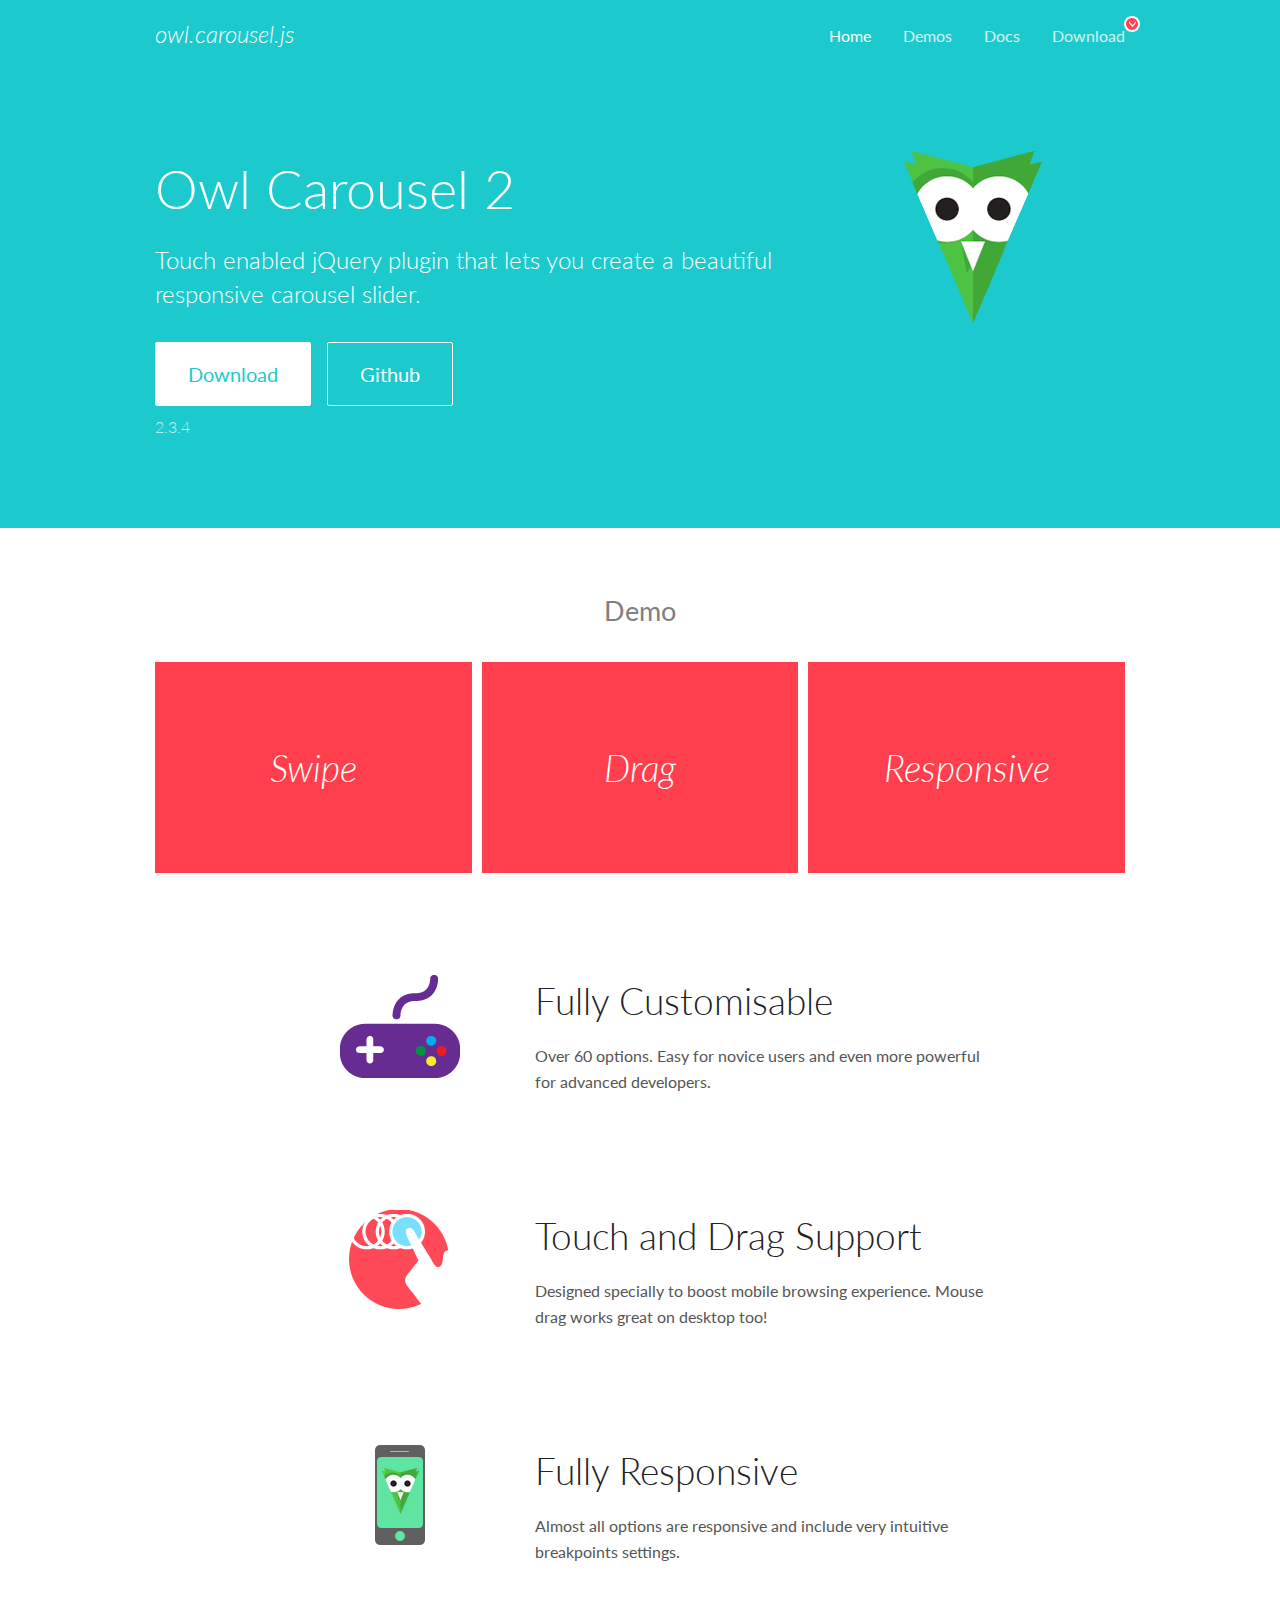
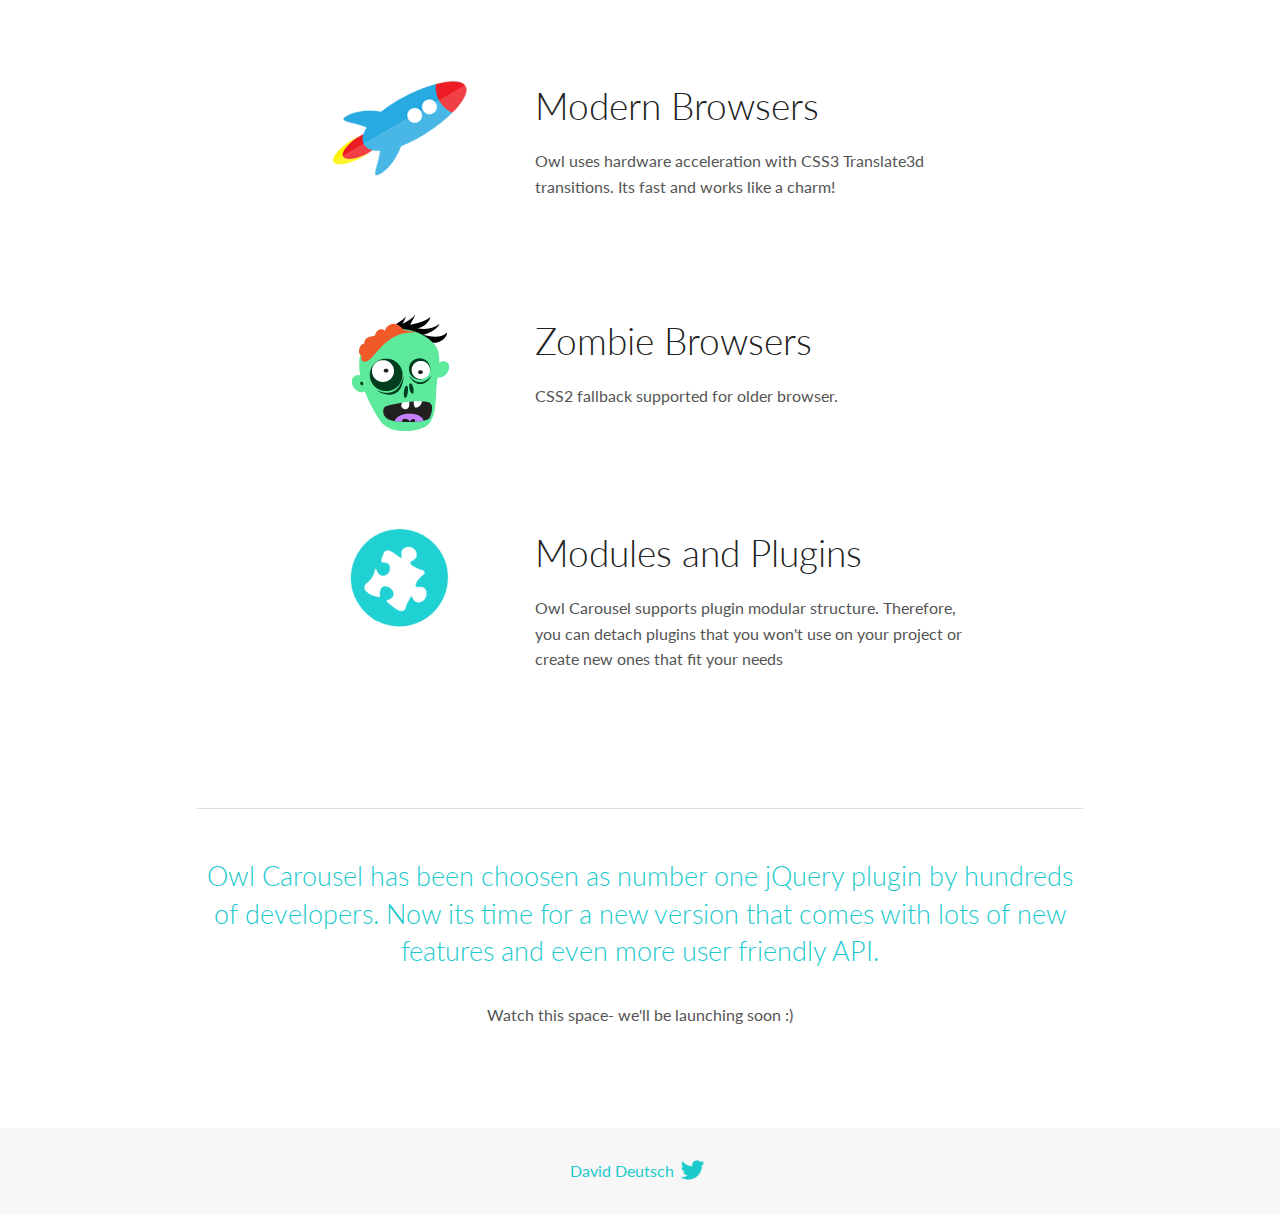
<file: public/plugins/OwlCarousel2-2.3.4/docs/index.html>
<!DOCTYPE html>
<html lang="en">
  <head>

    <!-- head -->
    <meta charset="utf-8">
    <meta name="msapplication-tap-highlight" content="no" />
    <meta name="viewport" content="width=device-width, initial-scale=1.0" />
    <meta name="description" content="Touch enabled jQuery plugin that lets you create beautiful responsive carousel slider.">
    <meta name="author" content="David Deutsch">
    <title>
      Home | Owl Carousel | 2.3.4
    </title>

    <!-- Stylesheets -->
    <link href='https://fonts.googleapis.com/css?family=Lato:300,400,700,400italic,300italic' rel='stylesheet' type='text/css'>
    <link rel="stylesheet" href="assets/css/docs.theme.min.css">

    <!-- Owl Stylesheets -->
    <link rel="stylesheet" href="assets/owlcarousel/assets/owl.carousel.min.css">
    <link rel="stylesheet" href="assets/owlcarousel/assets/owl.theme.default.min.css">

    <!-- HTML5 shim and Respond.js IE8 support of HTML5 elements and media queries -->

    <!--[if lt IE 9]>
      <script src="https://oss.maxcdn.com/libs/html5shiv/3.7.0/html5shiv.js"></script>
      <script src="https://oss.maxcdn.com/libs/respond.js/1.3.0/respond.min.js"></script>
    <![endif]-->

    <!-- Favicons -->
    <link rel="apple-touch-icon-precomposed" sizes="144x144" href="assets/ico/apple-touch-icon-144-precomposed.png">
    <link rel="shortcut icon" href="assets/ico/favicon.png">
    <link rel="shortcut icon" href="favicon.ico">

    <!-- Yeah i know js should not be in header. Its required for demos.-->

    <!-- javascript -->
    <script src="assets/vendors/jquery.min.js"></script>
    <script src="assets/owlcarousel/owl.carousel.js"></script>
  </head>
  <body>

    <!-- header -->
    <header class="header">
      <div class="row">
        <div class="large-12 columns">
          <div class="brand left">
            <h3>
              <a href="/OwlCarousel2/">owl.carousel.js</a> 
            </h3>
          </div>
          <a id="toggle-nav" class="right">
            <span></span> <span></span> <span></span> 
          </a> 
          <div class="nav-bar">
            <ul class="clearfix">
              <li class="active">
                <a href="/OwlCarousel2/index.html">Home</a> 
              </li>
              <li> <a href="/OwlCarousel2/demos/demos.html">Demos</a>  </li>
              <li> <a href="/OwlCarousel2/docs/started-welcome.html">Docs</a>  </li>
              <li>
                <a href="https://github.com/OwlCarousel2/OwlCarousel2/archive/2.3.4.zip">Download</a> 
                <span class="download"></span> 
              </li>
            </ul>
          </div>
        </div>
      </div>
    </header>

    <!-- home panel -->
    <section id="hero">
      <div class="row">
        <div class="large-8 medium-8 columns">
          <h1>Owl Carousel 2</h1>
          <h4>Touch enabled jQuery plugin that lets you create a beautiful responsive carousel slider.</h4>
          <a href="https://github.com/OwlCarousel2/OwlCarousel2/archive/2.3.4.zip" class="hero-button">Download</a> 
          <a href="https://github.com/OwlCarousel2/OwlCarousel2" class="hero-button outline">Github</a> 
          <p>2.3.4</p>
        </div>
        <div class="large-4 medium-4 columns">
          <img class="owl-logo" src="assets/img/owl-logo.png" alt="mr. Owl">
        </div>
      </div>
    </section>

    <!-- body -->
    <div class="home-demo">
      <div class="row">
        <div class="large-12 columns">
          <h3>Demo</h3>
          <div class="owl-carousel">
            <div class="item">
              <h2>Swipe</h2>
            </div>
            <div class="item">
              <h2>Drag</h2>
            </div>
            <div class="item">
              <h2>Responsive</h2>
            </div>
            <div class="item">
              <h2>CSS3</h2>
            </div>
            <div class="item">
              <h2>Fast</h2>
            </div>
            <div class="item">
              <h2>Easy</h2>
            </div>
            <div class="item">
              <h2>Free</h2>
            </div>
            <div class="item">
              <h2>Upgradable</h2>
            </div>
            <div class="item">
              <h2>Tons of options</h2>
            </div>
            <div class="item">
              <h2>Infinity</h2>
            </div>
            <div class="item">
              <h2>Auto Width</h2>
            </div>
          </div>
        </div>
      </div>
    </div>
    <script>
      var owl = $('.owl-carousel');
      owl.owlCarousel({
        margin: 10,
        loop: true,
        responsive: {
          0: {
            items: 1
          },
          600: {
            items: 2
          },
          1000: {
            items: 3
          }
        }
      })
    </script>

    <!-- features -->
    <div id="features">
      <div class="row">
        <div class="small-12 medium-9 small-centered columns">
          <section class="row feature">
            <div class="medium-4 small-12 columns">
              <img src="assets/img/feature-options.png" alt="">
            </div>
            <div class="medium-8 small-12 columns">
              <h2>Fully Customisable</h2>
              <p>Over 60 options. Easy for novice users and even more powerful for advanced developers.</p>
            </div>
          </section>
          <section class="row feature">
            <div class="medium-4 small-12 columns">
              <img src="assets/img/feature-drag.png" alt="">
            </div>
            <div class="medium-8 small-12 columns">
              <h2>Touch and Drag Support</h2>
              <p>Designed specially to boost mobile browsing experience. Mouse drag works great on desktop too!</p>
            </div>
          </section>
          <section class="row feature">
            <div class="medium-4 small-12 columns">
              <img src="assets/img/feature-responsive.png" alt="">
            </div>
            <div class="medium-8 small-12 columns">
              <h2>Fully Responsive</h2>
              <p>Almost all options are responsive and include very intuitive breakpoints settings.</p>
            </div>
          </section>
          <section class="row feature">
            <div class="medium-4 small-12 columns">
              <img src="assets/img/feature-modern.png" alt="">
            </div>
            <div class="medium-8 small-12 columns">
              <h2>Modern Browsers</h2>
              <p>Owl uses hardware acceleration with CSS3 Translate3d transitions. Its fast and works like a charm! </p>
            </div>
          </section>
          <section class="row feature">
            <div class="medium-4 small-12 columns">
              <img src="assets/img/feature-zombie.png" alt="">
            </div>
            <div class="medium-8 small-12 columns">
              <h2>Zombie Browsers</h2>
              <p>CSS2 fallback supported for older browser.</p>
            </div>
          </section>
          <section class="row feature">
            <div class="medium-4 small-12 columns">
              <img src="assets/img/feature-module.png" alt="">
            </div>
            <div class="medium-8 small-12 columns">
              <h2>Modules and Plugins</h2>
              <p>Owl Carousel supports plugin modular structure. Therefore, you can detach plugins that you won&#x27;t use on your project or create new ones that fit your needs</p>
            </div>
          </section>
        </div>
      </div>
    </div>

    <!-- footer -->
    <section id="teaser-text">
      <div class="row">
        <div class="small-12 medium-11 small-centered columns">
          <hr>
          <h3 id="owl-carousel-has-been-choosen-as-number-one-jquery-plugin-by-hundreds-of-developers-now-its-time-for-a-new-version-that-comes-with-lots-of-new-features-and-even-more-user-friendly-api-">Owl Carousel has been choosen as number one jQuery plugin by hundreds of developers. Now its time for a new version that comes with lots of new features and even more user friendly API.</h3>
          <p>Watch this space- we&#39;ll be launching soon :)</p>
        </div>
      </div>
    </section>

    <!-- footer -->
    <footer class="footer">
      <div class="row">
        <div class="large-12 columns">
          <h5>
            <a href="/OwlCarousel2/docs/support-contact.html">David Deutsch</a> 
            <a id="custom-tweet-button" href="https://twitter.com/share?url=https://github.com/OwlCarousel2/OwlCarousel2&text=Owl Carousel - This is so awesome! " target="_blank"></a> 
          </h5>
        </div>
      </div>
    </footer>

    <!-- vendors -->
    <script src="assets/vendors/highlight.js"></script>
    <script src="assets/js/app.js"></script>
  </body>
</html>
</file>
